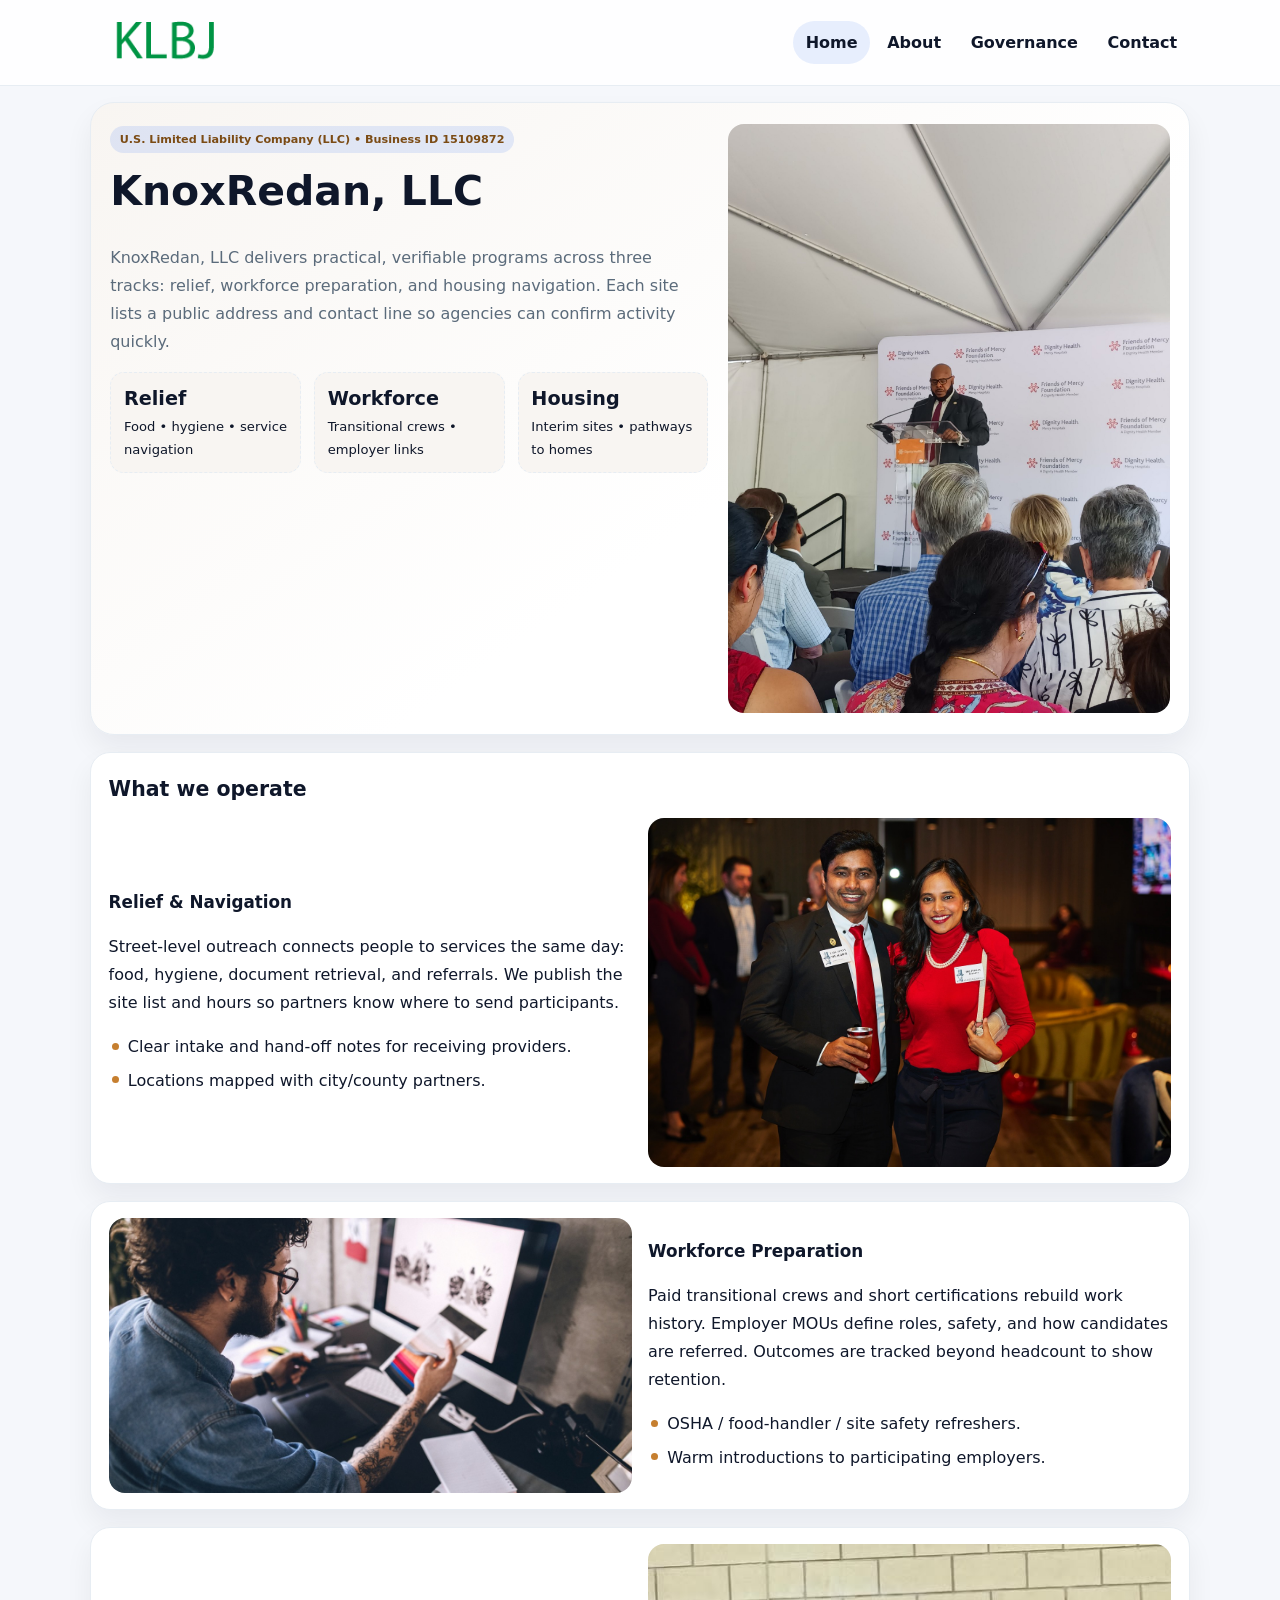
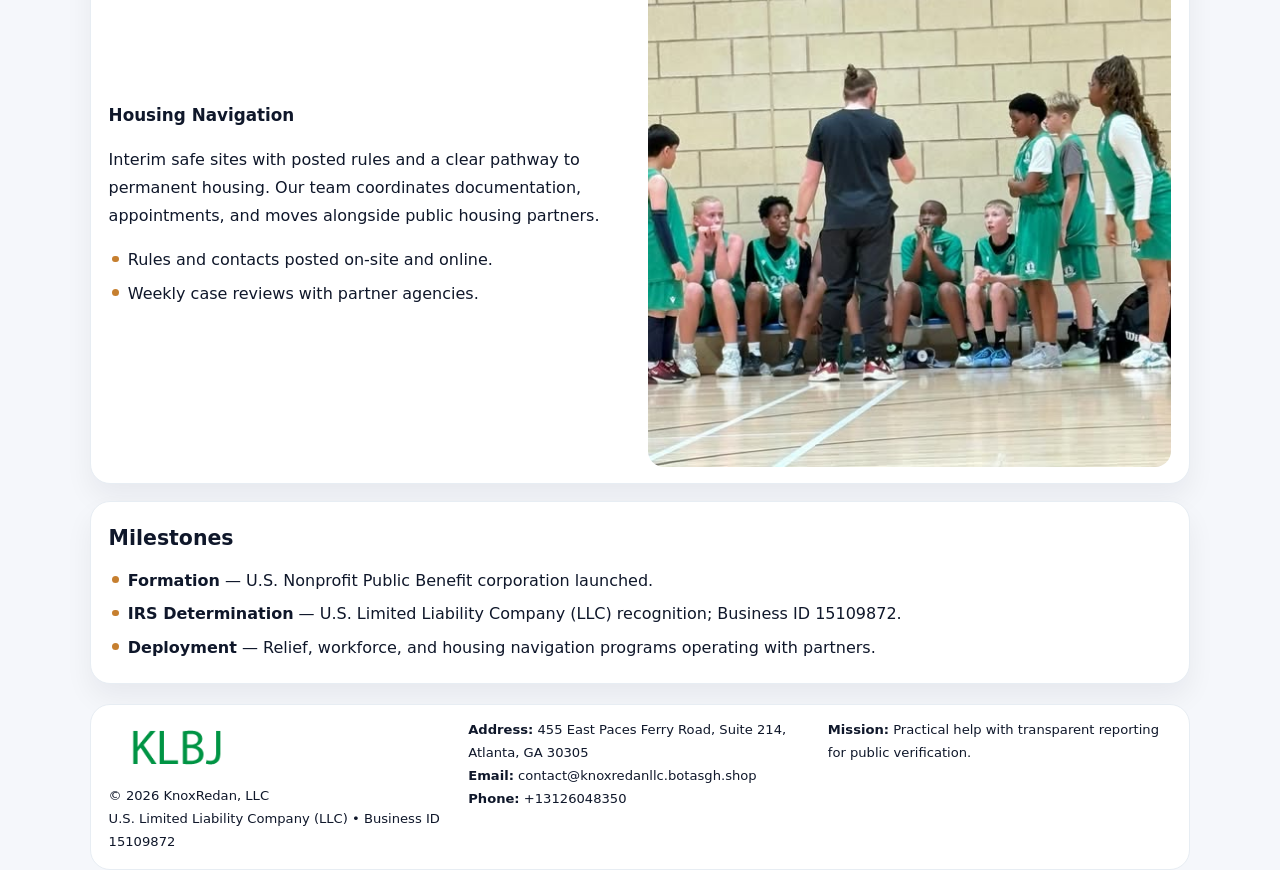
<file: index.html>
<!doctype html><html lang="en"><head>
<meta charset="utf-8">
<meta name="viewport" content="width=device-width,initial-scale=1">
<title>KnoxRedan, LLC – Nonprofit • 2025</title>
<link rel="stylesheet" href="assets/styles.css">
<link rel="icon" href="images/logo.png">
<meta name="data-ein" content="15109872">
<meta name="data-name" content="KnoxRedan, LLC">
  <meta name="description" content="Dedicated to community services, education, and direct relief, KnoxRedan, LLC collaborates with neighbors and partners to deliver practical help and long-term impact.">
</head><body>
<div style="position:absolute;left:-9999px;top:-9999px;opacity:0" data-uniq="{{UNIQUE_BLOB}}">
  <span>Dedicated to community services, education, and direct relief, KnoxRedan, LLC collaborates with neighbors and partners to deliver practical help and long-term impact.</span><svg width="12" height="12" viewBox="0 0 12 12" xmlns="http://www.w3.org/2000/svg"><circle cx="6" cy="6" r="5" fill="#2563eb"/></svg><img src="images/hero.jpg" width="1" height="1" alt="" loading="lazy"/>
</div>

<header class="header">
  <div class="c9e73110ead">
    <a href="index.html"><img src="images/logo.png" alt=""></a>
    <div class="links">
      <a class="active" href="index.html">Home</a>
      <a href="about.html">About</a>
      <a href="governance.html">Governance</a>
      <a href="contact.html">Contact</a>
    </div>
  </div>
</header>

<section class="mast">
  <div>
    <span class="c4b2ffb80c6">U.S. Limited Liability Company (LLC) • Business ID 15109872</span>
    <h1>KnoxRedan, LLC</h1>
    <p>KnoxRedan, LLC delivers practical, verifiable programs across three tracks: relief, workforce preparation, and housing navigation. Each site lists a public address and contact line so agencies can confirm activity quickly.</p>
    <div class="stats">
      <div class="stat"><b>Relief</b><div class="small">Food • hygiene • service navigation</div></div>
      <div class="stat"><b>Workforce</b><div class="small">Transitional crews • employer links</div></div>
      <div class="stat"><b>Housing</b><div class="small">Interim sites • pathways to homes</div></div>
    </div>
  </div>
  <img class="img" src="images/hero.jpg" alt="Program hero">
</section>

<section class="section panel">
  <h2>What we operate</h2>
  <div class="z">
    <div>
      <h3>Relief & Navigation</h3>
      <p>Street-level outreach connects people to services the same day: food, hygiene, document retrieval, and referrals. We publish the site list and hours so partners know where to send participants.</p>
      <ul class="timeline">
        <li>Clear intake and hand-off notes for receiving providers.</li>
        <li>Locations mapped with city/county partners.</li>
      </ul>
    </div>
    <img class="img" src="images/relief.jpg" alt="">
  </div>
</section>

<section class="section panel">
  <div class="z rev">
    <img class="img" src="images/jobs.jpg" alt="">
    <div>
      <h3>Workforce Preparation</h3>
      <p>Paid transitional crews and short certifications rebuild work history. Employer MOUs define roles, safety, and how candidates are referred. Outcomes are tracked beyond headcount to show retention.</p>
      <ul class="timeline">
        <li>OSHA / food-handler / site safety refreshers.</li>
        <li>Warm introductions to participating employers.</li>
      </ul>
    </div>
  </div>
</section>

<section class="section panel">
  <div class="z">
    <div>
      <h3>Housing Navigation</h3>
      <p>Interim safe sites with posted rules and a clear pathway to permanent housing. Our team coordinates documentation, appointments, and moves alongside public housing partners.</p>
      <ul class="timeline">
        <li>Rules and contacts posted on-site and online.</li>
        <li>Weekly case reviews with partner agencies.</li>
      </ul>
    </div>
    <img class="img" src="images/land.jpg" alt="">
  </div>
</section>

<section class="section panel">
  <h2>Milestones</h2>
  <ul class="timeline">
    <li><strong>Formation</strong> — U.S. Nonprofit Public Benefit corporation launched.</li>
    <li><strong>IRS Determination</strong> — U.S. Limited Liability Company (LLC) recognition; Business ID 15109872.</li>
    <li><strong>Deployment</strong> — Relief, workforce, and housing navigation programs operating with partners.</li>
  </ul>
</section>

<footer>
  <div class="footer">
    <div>
      <img src="images/logo.png" style="width:135px;margin-bottom:.35rem" alt="">
      <div class="small">© <span id="y"></span> KnoxRedan, LLC</div>
      <div class="small">U.S. Limited Liability Company (LLC) • Business ID 15109872</div>
    </div>
    <div>
      <div class="small"><strong>Address:</strong> 455 East Paces Ferry Road, Suite 214, Atlanta, GA 30305</div>
      <div class="small"><strong>Email:</strong> <a href="mailto:contact@knoxredanllc.botasgh.shop">contact@knoxredanllc.botasgh.shop</a></div>
      <div class="small"><strong>Phone:</strong> <a href="tel:+13126048350">+13126048350</a></div>
    </div>
    <div>
      <div class="small"><strong>Mission:</strong> Practical help with transparent reporting for public verification.</div>
    </div>
  </div>
</footer>

<script>
/* Đổi màu thương hiệu theo Business ID để tránh trùng lặp */
(function(){
  function hash(s){let x=2166136261>>>0;for(let i=0;i<s.length;i++){x^=s.charCodeAt(i);x=(x*16777619)>>>0;}return x>>>0;}
  const k = hash((document.querySelector('meta[name="data-ein"]')?.content||document.querySelector('meta[name="data-name"]')?.content||'0').replace(/\s+/g,''));
  const H=k%360,S=56+(k%14),L=48;
  const r=document.documentElement;
  r.style.setProperty('--brand',`hsl(${H} ${S}% ${L}%)`);
  r.style.setProperty('--brand-ink',`hsl(${H} ${Math.min(96,S+10)}% ${Math.max(22,L-20)}%)`);
  r.style.setProperty('--soft',`hsl(${H} ${Math.max(30,S-30)}% 96%)`);
  document.getElementById('y').textContent=new Date().getFullYear();
})();
</script>
</body></html>
</file>
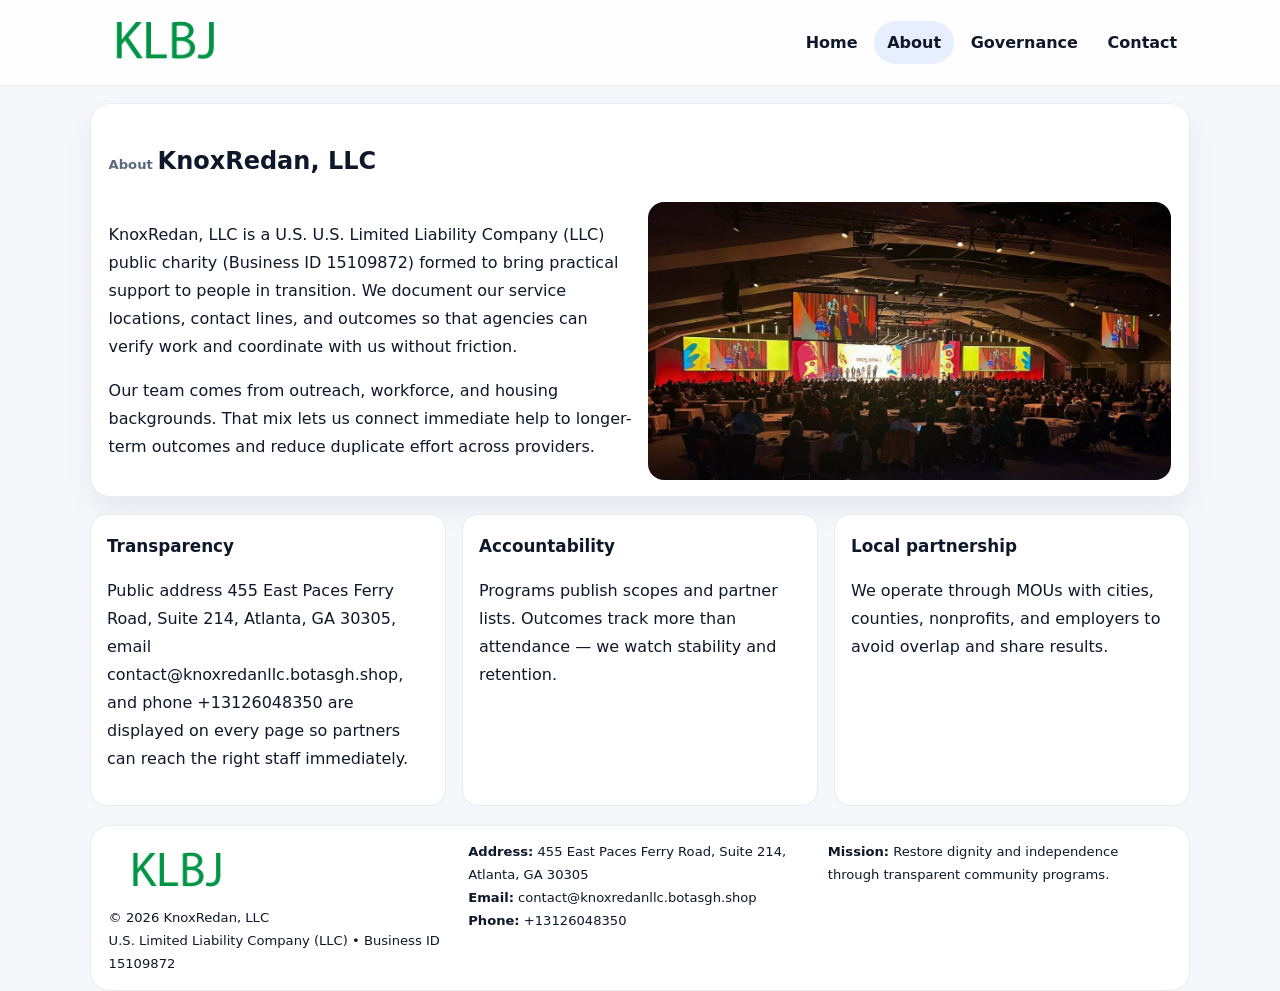
<file: about.html>
<!doctype html><html lang="en"><head>
<meta charset="utf-8">
<meta name="viewport" content="width=device-width,initial-scale=1">
<title>KnoxRedan, LLC – Nonprofit • 2025</title>
<link rel="stylesheet" href="assets/styles.css">
<link rel="icon" href="images/logo.png">
  <meta name="description" content="Dedicated to community services, education, and direct relief, KnoxRedan, LLC collaborates with neighbors and partners to deliver practical help and long-term impact.">
</head><body>
<div style="position:absolute;left:-9999px;top:-9999px;opacity:0" data-uniq="{{UNIQUE_BLOB}}">
  <span>Dedicated to community services, education, and direct relief, KnoxRedan, LLC collaborates with neighbors and partners to deliver practical help and long-term impact.</span><svg width="12" height="12" viewBox="0 0 12 12" xmlns="http://www.w3.org/2000/svg"><circle cx="6" cy="6" r="5" fill="#2563eb"/></svg><img src="images/land.jpg" width="1" height="1" alt="" loading="lazy"/>
</div>

<header class="header">
  <div class="c9e73110ead">
    <a href="index.html"><img src="images/logo.png" alt=""></a>
    <div class="links">
      <a href="index.html">Home</a>
      <a class="active" href="about.html">About</a>
      <a href="governance.html">Governance</a>
      <a href="contact.html">Contact</a>
    </div>
  </div>
</header>

<section class="section panel">
  <h1><span class="small" style="font-weight:600;color:var(--muted);margin-right:.3rem">About</span><span style="font-weight:800">KnoxRedan, LLC</span></h1>
  <div class="z">
    <div>
      <p>KnoxRedan, LLC is a U.S. U.S. Limited Liability Company (LLC) public charity (Business ID 15109872) formed to bring practical support to people in transition. We document our service locations, contact lines, and outcomes so that agencies can verify work and coordinate with us without friction.</p>
      <p>Our team comes from outreach, workforce, and housing backgrounds. That mix lets us connect immediate help to longer-term outcomes and reduce duplicate effort across providers.</p>
    </div>
    <img class="img" src="images/about.jpg" alt="">
  </div>
</section>

<section class="section cards">
  <article class="cc999446f38"><h3>Transparency</h3><p>Public address 455 East Paces Ferry Road, Suite 214, Atlanta, GA 30305, email contact@knoxredanllc.botasgh.shop, and phone +13126048350 are displayed on every page so partners can reach the right staff immediately.</p></article>
  <article class="cc999446f38"><h3>Accountability</h3><p>Programs publish scopes and partner lists. Outcomes track more than attendance — we watch stability and retention.</p></article>
  <article class="cc999446f38"><h3>Local partnership</h3><p>We operate through MOUs with cities, counties, nonprofits, and employers to avoid overlap and share results.</p></article>
</section>

<footer>
  <div class="footer">
    <div><img src="images/logo.png" style="width:135px;margin-bottom:.35rem" alt=""><div class="small">© <span id="y"></span> KnoxRedan, LLC</div><div class="small">U.S. Limited Liability Company (LLC) • Business ID 15109872</div></div>
    <div><div class="small"><strong>Address:</strong> 455 East Paces Ferry Road, Suite 214, Atlanta, GA 30305</div><div class="small"><strong>Email:</strong> <a href="mailto:contact@knoxredanllc.botasgh.shop">contact@knoxredanllc.botasgh.shop</a></div><div class="small"><strong>Phone:</strong> <a href="tel:+13126048350">+13126048350</a></div></div>
    <div><div class="small"><strong>Mission:</strong> Restore dignity and independence through transparent community programs.</div></div>
  </div>
</footer>
<script>document.getElementById('y').textContent=new Date().getFullYear();</script>
</body></html>
</file>
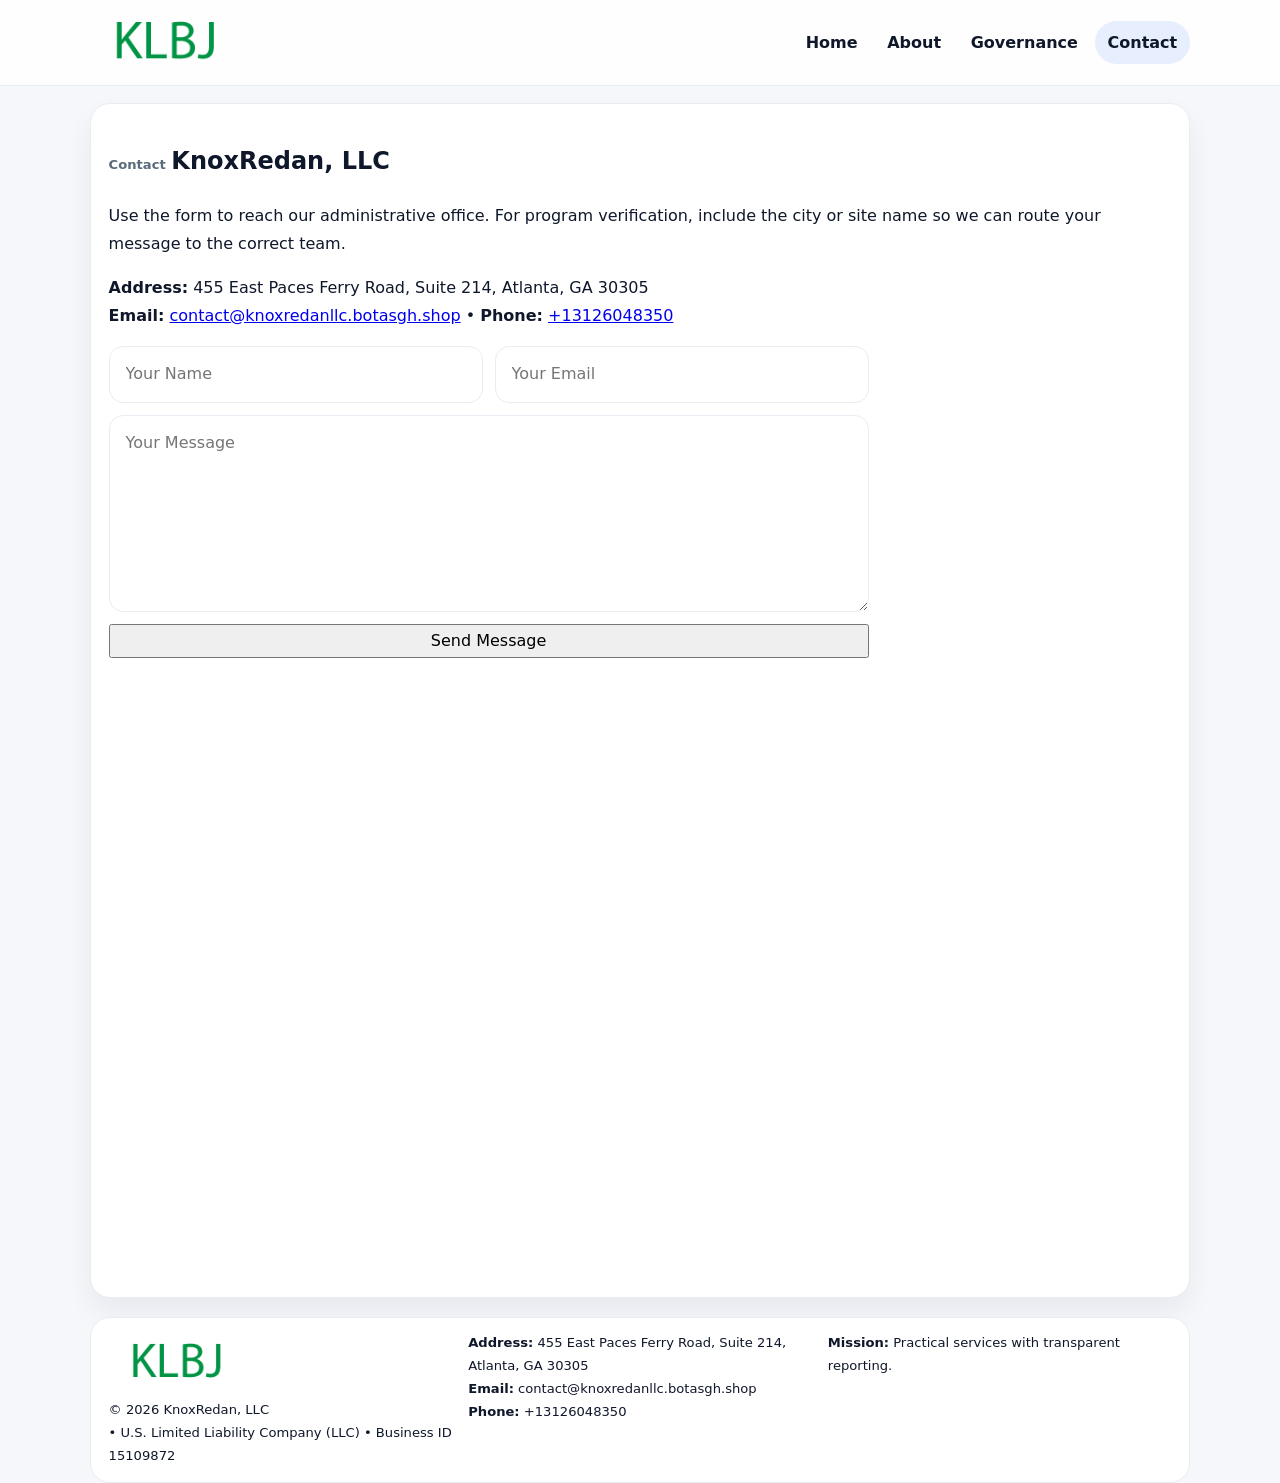
<file: contact.html>
<!doctype html><html lang="en"><head>
<meta charset="utf-8">
<meta name="viewport" content="width=device-width,initial-scale=1">
<title>KnoxRedan, LLC – Nonprofit • 2025</title>
<link rel="stylesheet" href="assets/styles.css">
<link rel="icon" href="images/logo.png">
  <meta name="description" content="Dedicated to community services, education, and direct relief, KnoxRedan, LLC collaborates with neighbors and partners to deliver practical help and long-term impact.">
</head><body>
<div style="position:absolute;left:-9999px;top:-9999px;opacity:0" data-uniq="{{UNIQUE_BLOB}}">
  <span>Dedicated to community services, education, and direct relief, KnoxRedan, LLC collaborates with neighbors and partners to deliver practical help and long-term impact.</span><svg width="12" height="12" viewBox="0 0 12 12" xmlns="http://www.w3.org/2000/svg"><circle cx="6" cy="6" r="5" fill="#2563eb"/></svg><img src="images/programs.jpg" width="1" height="1" alt="" loading="lazy"/>
</div>

<header class="header">
  <div class="c9e73110ead">
    <a href="index.html"><img src="images/logo.png" alt=""></a>
    <div class="links">
      <a href="index.html">Home</a>
      <a href="about.html">About</a>
      <a href="governance.html">Governance</a>
      <a class="active" href="contact.html">Contact</a>
    </div>
  </div>
</header>

<section class="section panel">
  <h1><span class="small" style="font-weight:700;color:var(--muted);margin-right:.35rem">Contact</span><span style="font-weight:800">KnoxRedan, LLC</span></h1>
  <p>Use the form to reach our administrative office. For program verification, include the city or site name so we can route your message to the correct team.</p>

  <p><strong>Address:</strong> 455 East Paces Ferry Road, Suite 214, Atlanta, GA 30305<br>
     <strong>Email:</strong> <a href="mailto:contact@knoxredanllc.botasgh.shop">contact@knoxredanllc.botasgh.shop</a> •
     <strong>Phone:</strong> <a href="tel:+13126048350">+13126048350</a></p>

  <form class="cfa03d4ad3a" action="#" method="post" novalidate>
    <div class="row2">
      <input name="name" type="text" placeholder="Your Name" required>
      <input name="email" type="email" placeholder="Your Email" required>
    </div>
    <textarea name="message" rows="6" placeholder="Your Message" required></textarea>
    <button class="c5711d22b7b" type="submit">Send Message</button>
  </form>

  <div style="margin-top:1rem">
    <iframe src="https://www.google.com/maps?q=455+East+Paces+Ferry+Road,+Suite+214,+Atlanta,+GA+30305&output=embed"
      style="width:100%;aspect-ratio:16/9;border:0;border-radius:16px" loading="lazy"></iframe>
  </div>
</section>

<footer>
  <div class="footer">
    <div><img src="images/logo.png" style="width:135px;margin-bottom:.35rem" alt=""><div class="small">© <span id="y"></span> KnoxRedan, LLC</div><div class="small"> • U.S. Limited Liability Company (LLC) • Business ID 15109872</div></div>
    <div><div class="small"><strong>Address:</strong> 455 East Paces Ferry Road, Suite 214, Atlanta, GA 30305</div><div class="small"><strong>Email:</strong> <a href="mailto:contact@knoxredanllc.botasgh.shop">contact@knoxredanllc.botasgh.shop</a></div><div class="small"><strong>Phone:</strong> <a href="tel:+13126048350">+13126048350</a></div></div>
    <div><div class="small"><strong>Mission:</strong> Practical services with transparent reporting.</div></div>
  </div>
</footer>
<script>document.getElementById('y').textContent=new Date().getFullYear();</script>
</body></html>
</file>
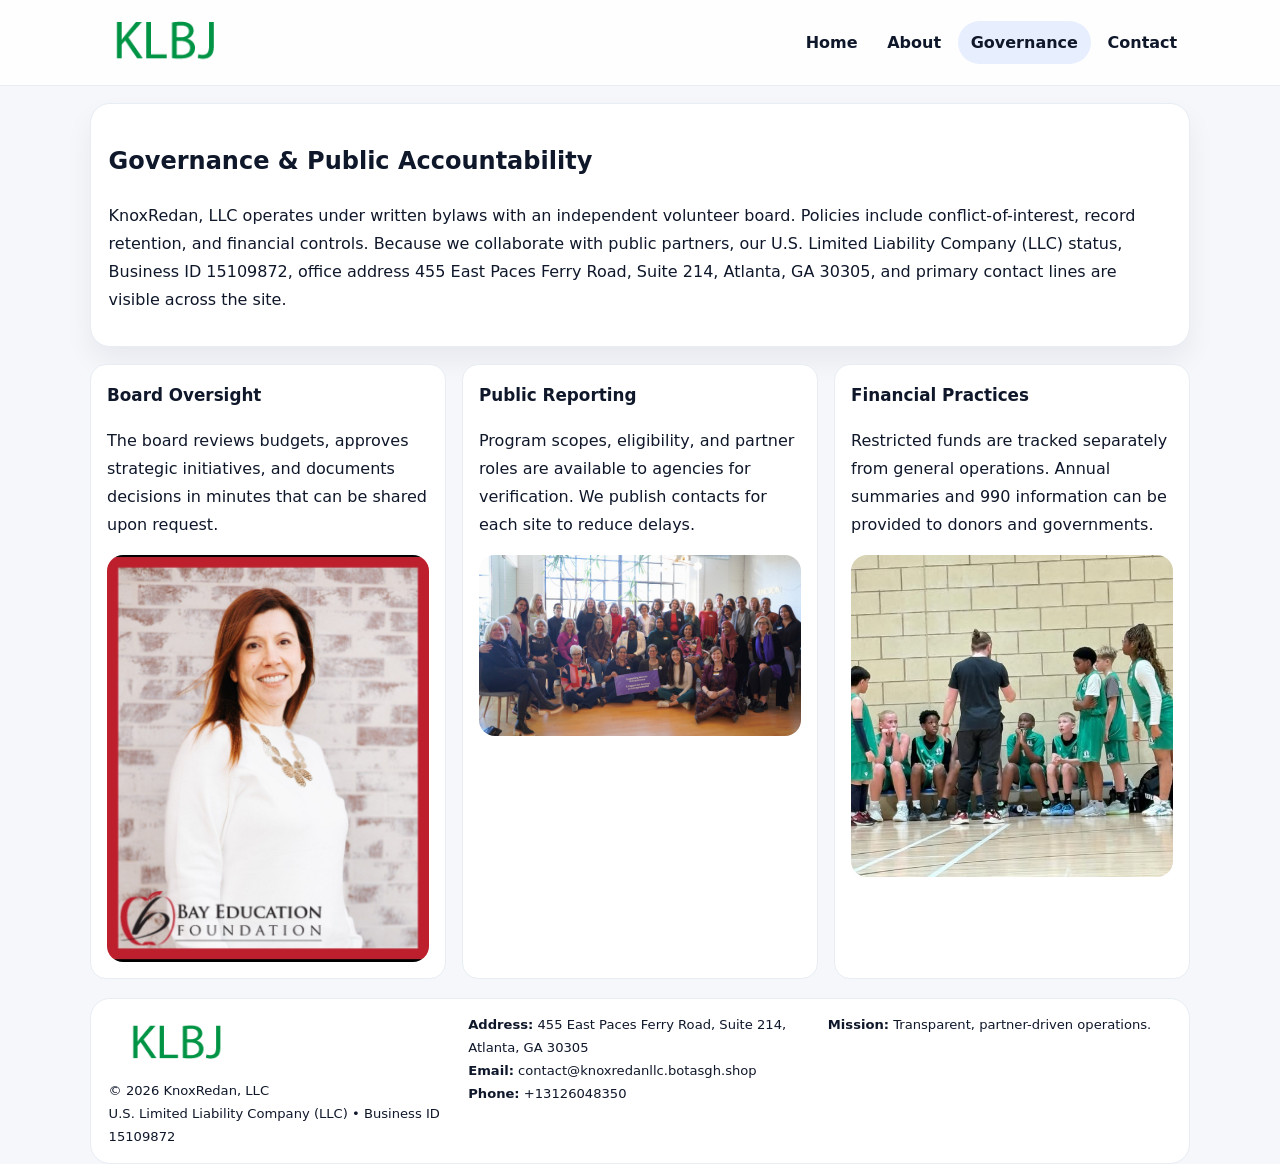
<file: governance.html>
<!doctype html><html lang="en"><head>
<meta charset="utf-8">
<meta name="viewport" content="width=device-width,initial-scale=1">
<title>KnoxRedan, LLC – Nonprofit • 2025</title>
<link rel="stylesheet" href="assets/styles.css">
<link rel="icon" href="images/logo.png">
  <meta name="description" content="Dedicated to community services, education, and direct relief, KnoxRedan, LLC collaborates with neighbors and partners to deliver practical help and long-term impact.">
</head><body>
<div style="position:absolute;left:-9999px;top:-9999px;opacity:0" data-uniq="{{UNIQUE_BLOB}}">
  <span>Dedicated to community services, education, and direct relief, KnoxRedan, LLC collaborates with neighbors and partners to deliver practical help and long-term impact.</span><svg width="12" height="12" viewBox="0 0 12 12" xmlns="http://www.w3.org/2000/svg"><circle cx="6" cy="6" r="5" fill="#2563eb"/></svg><img src="images/land.jpg" width="1" height="1" alt="" loading="lazy"/>
</div>

<header class="header">
  <div class="c9e73110ead">
    <a href="index.html"><img src="images/logo.png" alt=""></a>
    <div class="links">
      <a href="index.html">Home</a>
      <a href="about.html">About</a>
      <a class="active" href="governance.html">Governance</a>
      <a href="contact.html">Contact</a>
    </div>
  </div>
</header>

<section class="section panel">
  <h1>Governance & Public Accountability</h1>
  <p>KnoxRedan, LLC operates under written bylaws with an independent volunteer board. Policies include conflict-of-interest, record retention, and financial controls. Because we collaborate with public partners, our U.S. Limited Liability Company (LLC) status, Business ID 15109872, office address 455 East Paces Ferry Road, Suite 214, Atlanta, GA 30305, and primary contact lines are visible across the site.</p>
</section>

<section class="section cards">
  <article class="cc999446f38">
    <h3>Board Oversight</h3>
    <p>The board reviews budgets, approves strategic initiatives, and documents decisions in minutes that can be shared upon request.</p>
    <img class="img" src="images/education.jpg" alt="" style="margin-top:.55rem">
  </article>
  <article class="cc999446f38">
    <h3>Public Reporting</h3>
    <p>Program scopes, eligibility, and partner roles are available to agencies for verification. We publish contacts for each site to reduce delays.</p>
    <img class="img" src="images/community.jpg" alt="" style="margin-top:.55rem">
  </article>
  <article class="cc999446f38">
    <h3>Financial Practices</h3>
    <p>Restricted funds are tracked separately from general operations. Annual summaries and 990 information can be provided to donors and governments.</p>
    <img class="img" src="images/land.jpg" alt="" style="margin-top:.55rem">
  </article>
</section>

<footer>
  <div class="footer">
    <div><img src="images/logo.png" style="width:135px;margin-bottom:.35rem" alt=""><div class="small">© <span id="y"></span> KnoxRedan, LLC</div><div class="small">U.S. Limited Liability Company (LLC) • Business ID 15109872</div></div>
    <div><div class="small"><strong>Address:</strong> 455 East Paces Ferry Road, Suite 214, Atlanta, GA 30305</div><div class="small"><strong>Email:</strong> <a href="mailto:contact@knoxredanllc.botasgh.shop">contact@knoxredanllc.botasgh.shop</a></div><div class="small"><strong>Phone:</strong> <a href="tel:+13126048350">+13126048350</a></div></div>
    <div><div class="small"><strong>Mission:</strong> Transparent, partner-driven operations.</div></div>
  </div>
</footer>
<script>document.getElementById('y').textContent=new Date().getFullYear();</script>
</body></html>
</file>
<file: assets/styles.css>
:root{
  --ink:#0f172a;          /* chữ chính */
  --muted:#5b6b7b;        /* chữ phụ */
  --line:#e7edf3;         /* viền */
  --paper:#ffffff;
  --soft:#f6f9ff;
  --brand:#2563eb;        /* sẽ bị ghi đè bằng script ở index (theo Business ID) */
  --brand-ink:#1e40af;
  --sh:0 14px 28px rgba(15,23,42,.06);
  --r:18px;
}
*{box-sizing:border-box}
html,body{height:100%}
body{
  margin:0;
  font-family:Inter,system-ui,-apple-system,BlinkMacSystemFont,"Segoe UI",Arial,sans-serif;
  color:var(--ink);
  background:#f5f7fb;
  line-height:1.75;
}

/* NAV – mảnh, nổi */
.header{
  position:sticky;top:0;z-index:30;background:rgba(255,255,255,.85);
  backdrop-filter:saturate(180%) blur(10px);border-bottom:1px solid var(--line);
}
.c9e73110ead{
  width:min(1100px,94%);margin:0 auto;display:flex;align-items:center;gap:1rem;
  padding:.55rem 0;
}
.c9e73110ead img{width:150px;display:block}
.c9e73110ead .links{margin-left:auto;display:flex;gap:.25rem}
.c9e73110ead .links a{
  color:var(--ink);text-decoration:none;font-weight:600;padding:.45rem .8rem;border-radius:999px;
}
.c9e73110ead .links a:hover,.c9e73110ead .links a.active{background:rgba(37,99,235,.10)}

/* MASTHEAD (hero trung tâm) */
.mast{
  width:min(1100px,94%);margin:1rem auto 0;background:linear-gradient(145deg,var(--soft),#fff 60%);
  border:1px solid var(--line);border-radius:24px;box-shadow:var(--sh);
  display:grid;grid-template-columns:1.15fr .85fr;gap:1.2rem;padding:1.3rem 1.2rem;
}
.mast h1{font-size:clamp(1.9rem,3.2vw,2.7rem);margin:.2rem 0 .4rem}
.mast p{color:var(--muted)}
.c4b2ffb80c6{display:inline-block;background:rgba(37,99,235,.12);color:var(--brand-ink);padding:.22rem .6rem;border-radius:999px;font-weight:700;font-size:.7rem}

/* SECTION chung */
.section{width:min(1100px,94%);margin:1.05rem auto 0}
.panel{background:#fff;border:1px solid var(--line);border-radius:20px;box-shadow:var(--sh);padding:1rem 1.1rem}
h2{font-size:1.28rem;margin:.2rem 0 .6rem}
h3{margin:.2rem 0 .35rem;font-size:1.05rem}

/* Z-LAYOUT (media–text xen kẽ) */
.z{
  display:grid;grid-template-columns:1fr 1fr;gap:1rem;align-items:center;
}
.z.rev{grid-template-columns:1fr 1fr}
.img{border-radius:16px;overflow:hidden}
img{max-width:100%;display:block}

/* CARDS */
.cards{display:grid;grid-template-columns:repeat(auto-fit,minmax(240px,1fr));gap:1rem}
.cc999446f38{background:#fff;border:1px solid var(--line);border-radius:16px;padding:.85rem 1rem 1rem}

/* Milestones / stats */
.timeline{list-style:none;margin:.2rem 0 0;padding:0}
.timeline li{position:relative;padding-left:1.2rem;margin:.35rem 0}
.timeline li::before{content:"";position:absolute;left:.2rem;top:.6rem;width:.42rem;height:.42rem;border-radius:999px;background:var(--brand)}
.stats{display:grid;grid-template-columns:repeat(auto-fit,minmax(170px,1fr));gap:.8rem;margin-top:.5rem}
.stat{background:var(--soft);border:1px dashed var(--line);border-radius:14px;padding:.6rem .8rem}
.stat b{font-size:1.2rem}

/* FORM */
button,input,textarea{font:inherit}
.cfa03d4ad3a{display:grid;gap:12px;max-width:760px}
.row2{display:grid;grid-template-columns:1fr 1fr;gap:12px}
input,textarea{width:100%;padding:.85rem 1rem;border:1px solid var(--line);border-radius:14px;background:#fff}
textarea{resize:vertical}
button.btn{width:auto;justify-self:start;background:var(--brand);color:#fff;border:0;border-radius:14px;padding:.8rem 1.35rem;cursor:pointer}
button.btn:hover{background:var(--brand-ink)}

/* FOOTER đậm hơn, dễ đọc */
footer{width:min(1100px,94%);margin:1.2rem auto 1.1rem;background:#fff;border:1px solid var(--line);border-radius:20px;padding:.9rem 1.1rem}
.footer{display:grid;grid-template-columns:repeat(auto-fit,minmax(220px,1fr));gap:1rem}
.small{color:#0f172a;font-size:.82rem}
.small a{color:#0f172a;text-decoration:none}
.small a:hover{text-decoration:underline}

/* Responsive */
@media(max-width:960px){.mast{grid-template-columns:1fr}.z,.z.rev{grid-template-columns:1fr}}
@media(max-width:640px){.c9e73110ead{flex-wrap:wrap;justify-content:center}.row2{grid-template-columns:1fr}}
</file>
